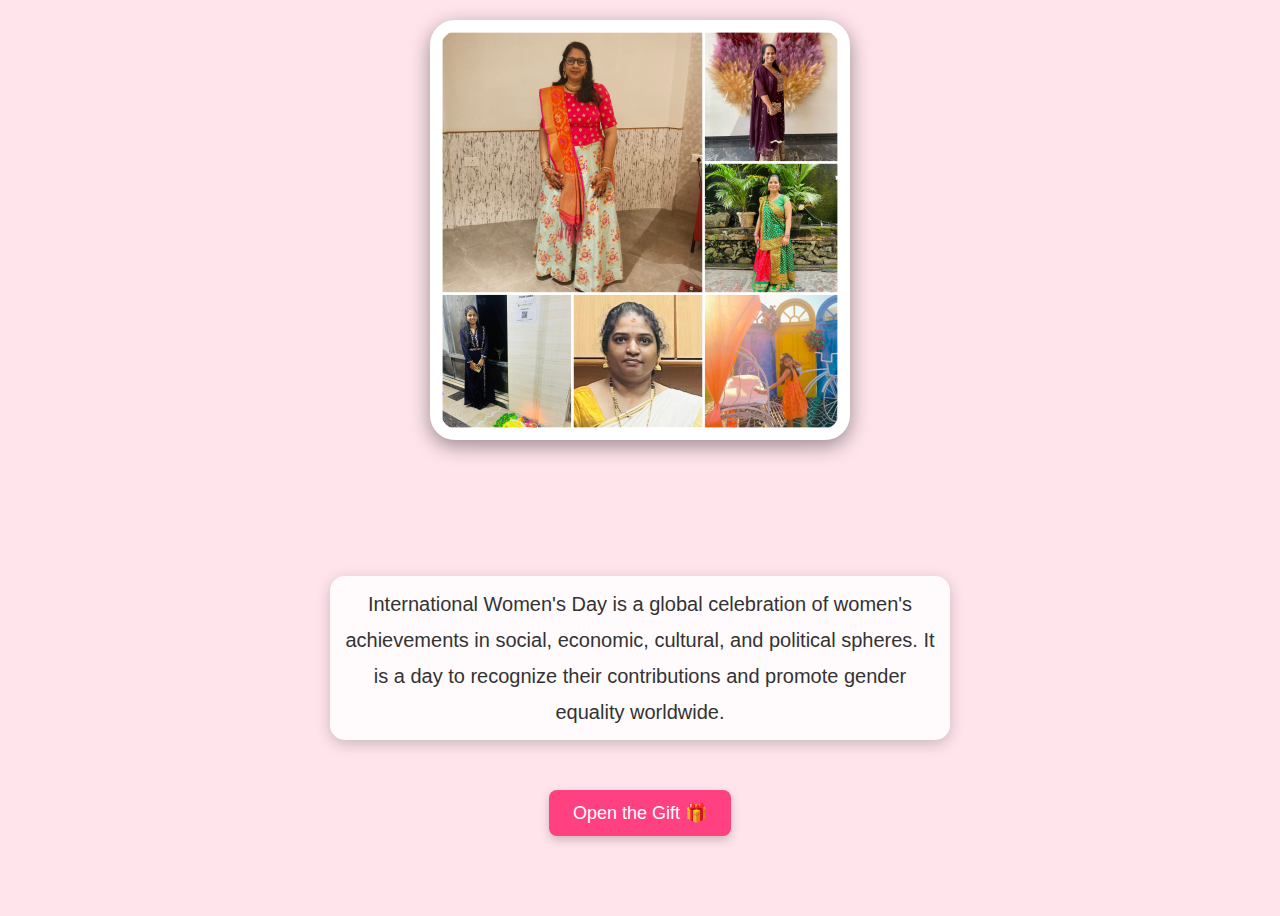
<file: index.html>
<!DOCTYPE html>
<html lang="en">
<head>
    <meta charset="UTF-8">
    <meta name="viewport" content="width=device-width, initial-scale=1.0">
    <title>Happy Women's Day</title>
    <link rel="stylesheet" href="style.css">
</head>
<body>

    <div class="balloon-container"></div>

    <!-- 🎀 Added Image Here -->

    <!-- 🎀 Fixed Image Placement -->
    <div class="main-image-container">
        <img src="images/merged.jpeg" alt="Women's Day Celebration" class="main-image">
    </div>


    <section class="gift-section">
        <h1 class="womens-day-text">Happy Women's Day!</h1>
        <p class="description">
            International Women's Day is a global celebration of women's achievements in social, economic, cultural, and political spheres.
            It is a day to recognize their contributions and promote gender equality worldwide.
        </p>
        
        <div class="button-container">
            <button class="next-page" id="openGift">Open the Gift 🎁</button>
        </div>
    </section>

    <script src="script.js"></script>
</body>
</html>
</file>
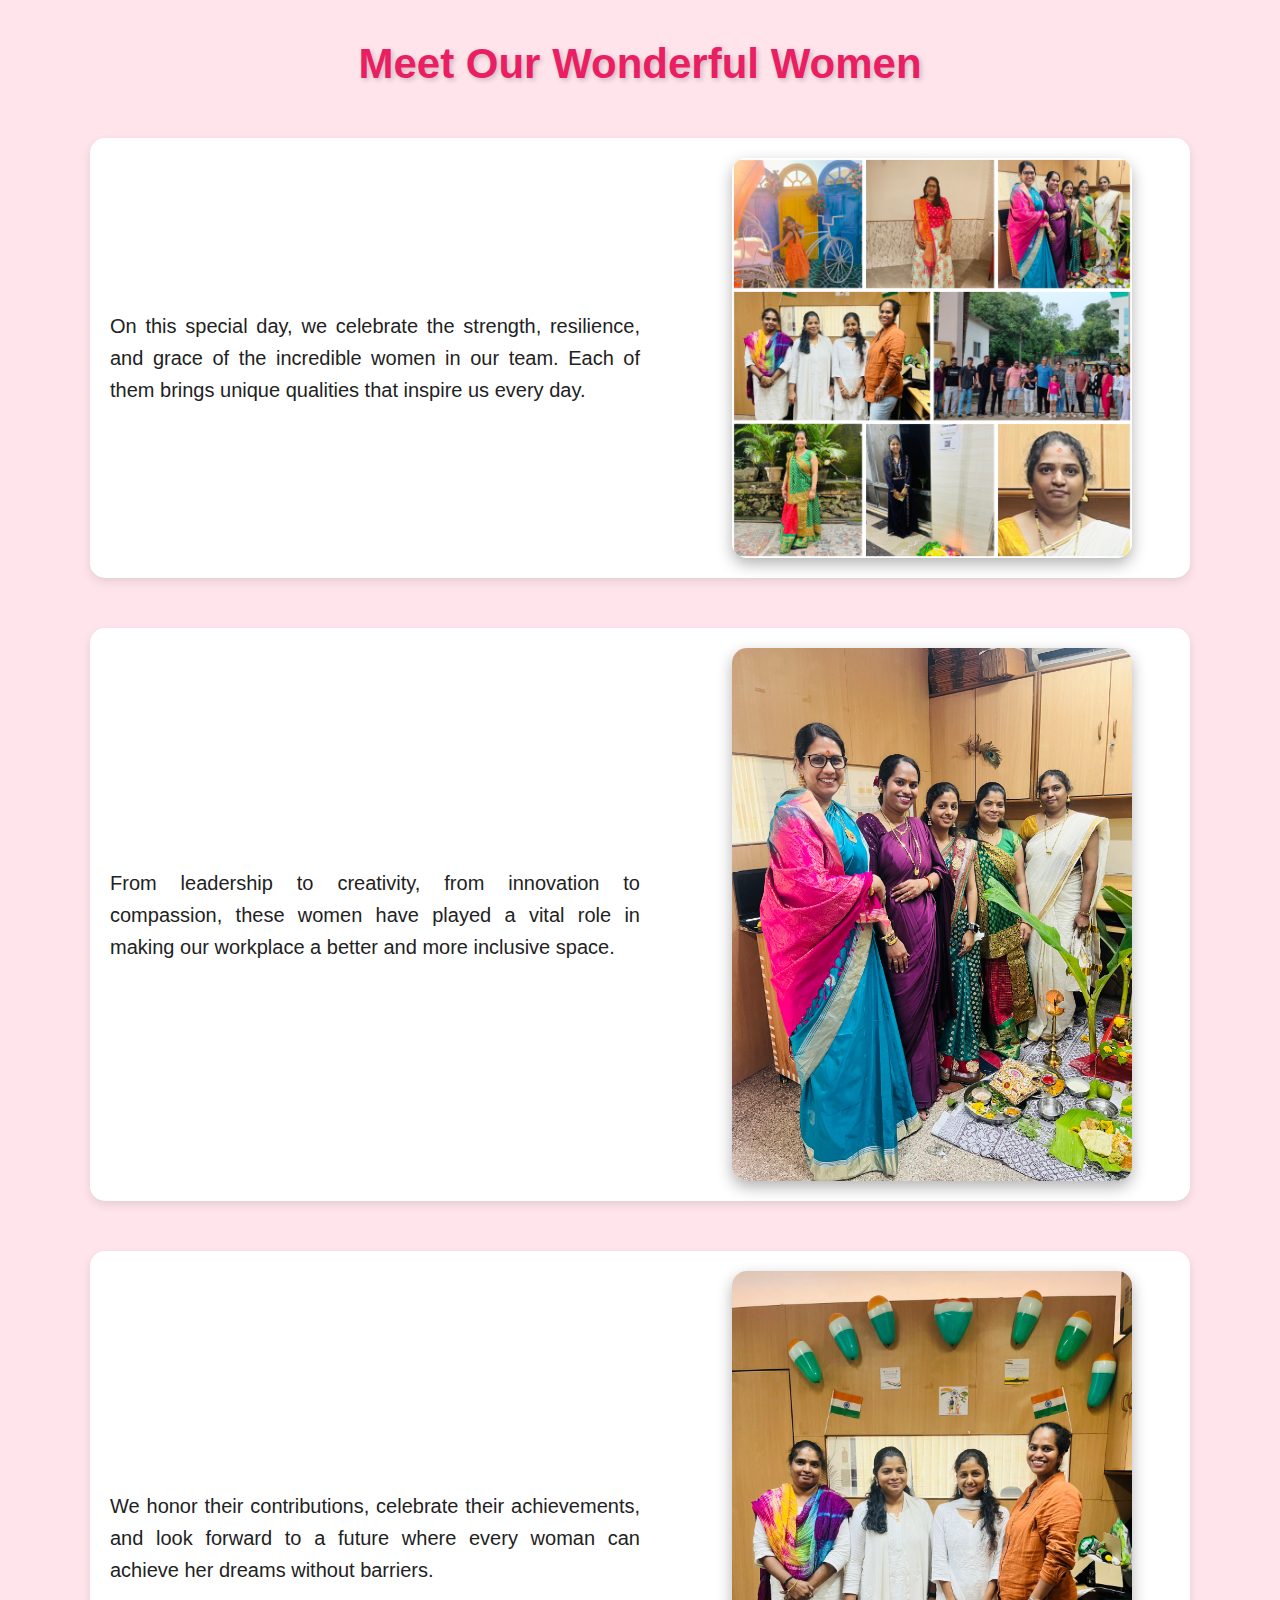
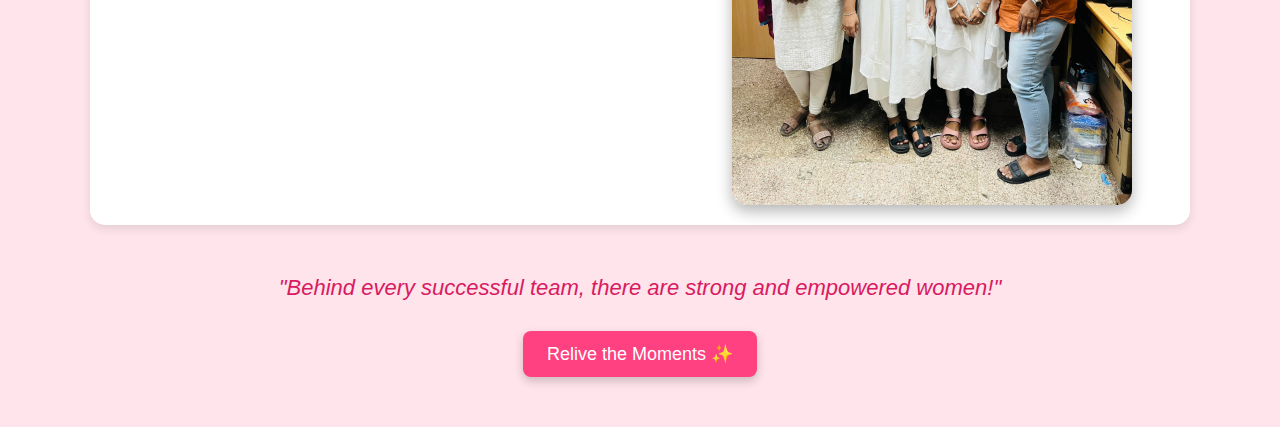
<file: about.html>
<!DOCTYPE html>
<html lang="en">
<head>
    <meta charset="UTF-8">
    <meta name="viewport" content="width=device-width, initial-scale=1.0">
    <title>About - Women's Day</title>
    <link rel="stylesheet" href="style.css">
</head>
<body>

    <div class="about-container">
        <h1 class="animated-heading">Meet Our Wonderful Women</h1>

        <div class="about-section">
            <div class="about-image">
                <img src="images/main_img.JPEG" alt="Inspiring Woman">
            </div>
            <div class="about-text">
                <p>On this special day, we celebrate the strength, resilience, and grace of the incredible women in our team. Each of them brings unique qualities that inspire us every day.</p>
            </div>
        </div>

        <div class="about-section reverse">
            <div class="about-text">
                <p>From leadership to creativity, from innovation to compassion, these women have played a vital role in making our workplace a better and more inclusive space.</p>
            </div>
            <div class="about-image">
                <img src="images/group_pic.jpeg" alt="Empowering Woman">
            </div>
        </div>

        <div class="about-section">
            <div class="about-image">
                <img src="images/group1.jpeg" alt="Strong Woman">
            </div>
            <div class="about-text">
                <p>We honor their contributions, celebrate their achievements, and look forward to a future where every woman can achieve her dreams without barriers.</p>
            </div>
        </div>

        <p class="animated-text">"Behind every successful team, there are strong and empowered women!"</p>

        <div class="button-container">
            <button class="next-page" id="reliveMoments">Relive the Moments ✨</button>
        </div>
    </div>

    <script src="script.js"></script>
</body>
</html>
</file>
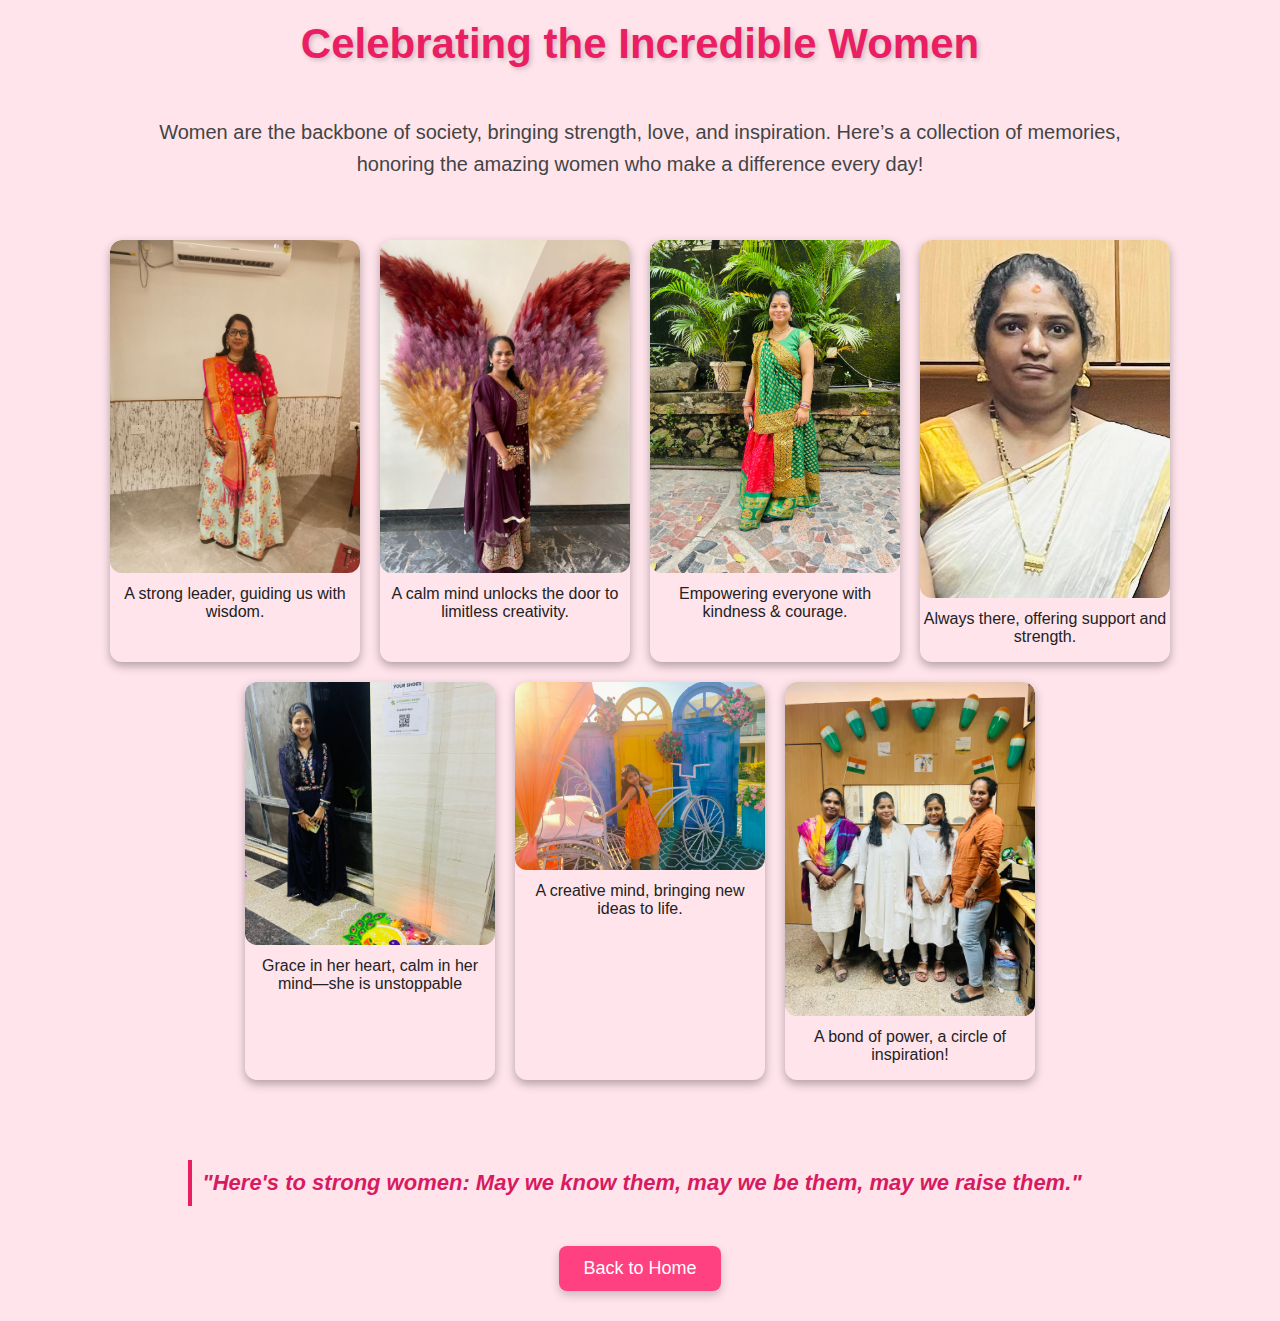
<file: gallery.html>
<!DOCTYPE html>
<html lang="en">
<head>
    <meta charset="UTF-8">
    <meta name="viewport" content="width=device-width, initial-scale=1.0">
    <title>Gallery - Women's Day</title>
    <link rel="stylesheet" href="style.css">
</head>
<body>

    <h1 class="gallery-title">Celebrating the Incredible Women</h1>
    <p class="gallery-description">
        Women are the backbone of society, bringing strength, love, and inspiration. 
        Here’s a collection of memories, honoring the amazing women who make a difference every day!
    </p>

    <div class="gallery-container">
        <div class="gallery-item">
            <img src="images/Maam.jpeg" alt="Leader Woman">
            <p class="gallery-caption">A strong leader, guiding us with wisdom.</p>
        </div>
        <div class="gallery-item">
            <img src="images/pic1.jpeg" alt="Leader Woman">
            <p class="gallery-caption">A calm mind unlocks the door to limitless creativity.</p>
        </div>
        <div class="gallery-item">
            <img src="images/shobha_maam.jpeg" alt="Empowering Woman">
            <p class="gallery-caption">Empowering everyone with kindness & courage.</p>
        </div>
        <div class="gallery-item">
            <img src="images/sangeeta.jpeg" alt="Creative Woman">
            <p class="gallery-caption">Always there, offering support and strength.</p>
        </div>
        <div class="gallery-item">
            <img src="images/ranjita_maam.jpeg" alt="Supportive Woman">
            <p class="gallery-caption">Grace in her heart, calm in her mind—she is unstoppable</p>
        </div>
        
        <div class="gallery-item">
            <img src="images/child.jpeg" alt="Leader Woman">
            <p class="gallery-caption">A creative mind, bringing new ideas to life.</p>
        </div>
        <div class="gallery-item">
            <img src="images/group1.jpeg" alt="Leader Woman">
            <p class="gallery-caption">A bond of power, a circle of inspiration!</p>
        </div>
    </div>

    <p class="quote">"Here's to strong women: May we know them, may we be them, may we raise them."</p>

    <button class="next-page" id="backHome">Back to Home</button>

    <script src="script.js"></script>
</body>
</html>
</file>
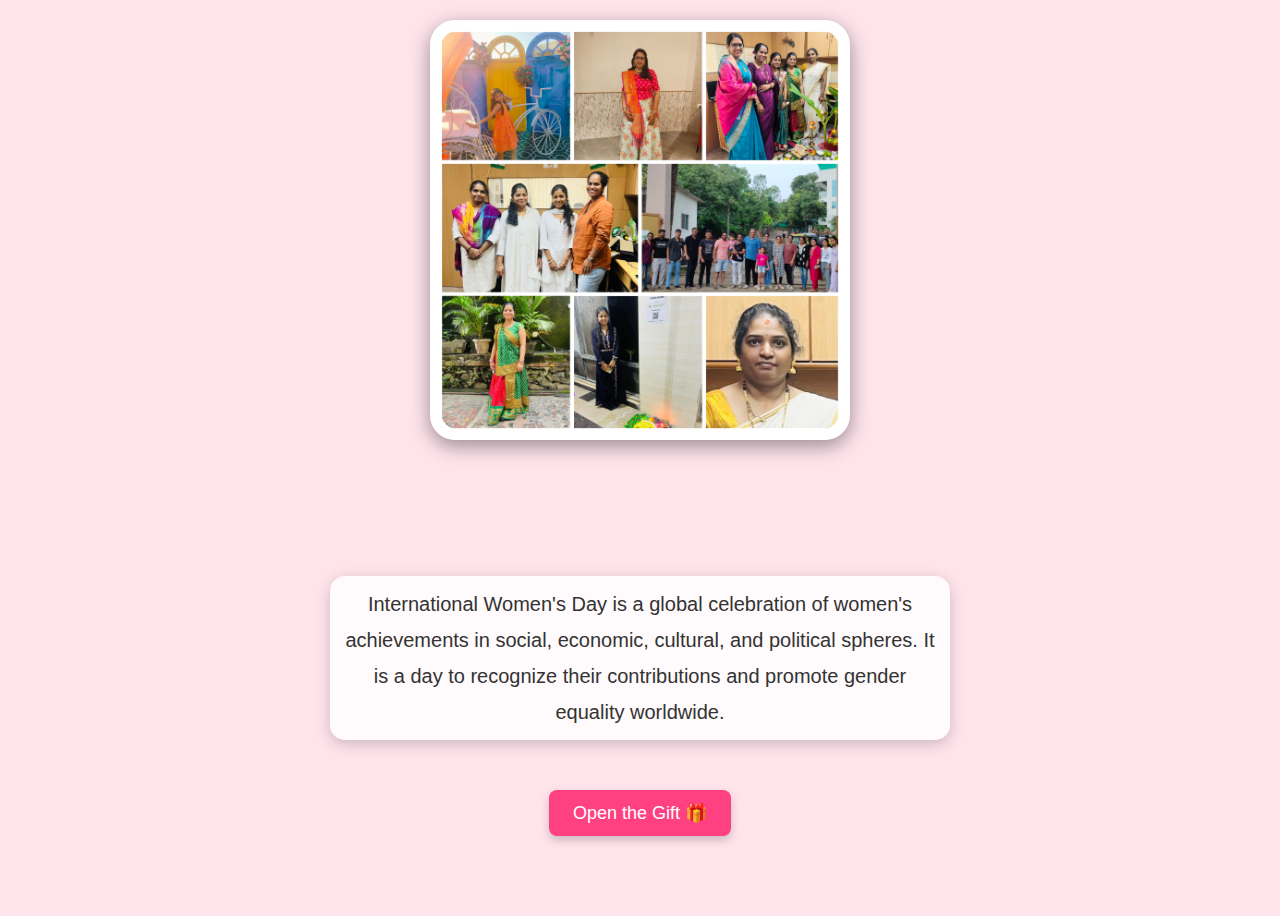
<file: home.html>
<!DOCTYPE html>
<html lang="en">
<head>
    <meta charset="UTF-8">
    <meta name="viewport" content="width=device-width, initial-scale=1.0">
    <title>Happy Women's Day</title>
    <link rel="stylesheet" href="style.css">
</head>
<body>

    <div class="balloon-container"></div>

    <!-- 🎀 Added Image Here -->

    <!-- 🎀 Fixed Image Placement -->
    <div class="main-image-container">
        <img src="images/main_img.JPEG" alt="Women's Day Celebration" class="main-image">
    </div>


    <section class="gift-section">
        <h1 class="womens-day-text">Happy Women's Day!</h1>
        <p class="description">
            International Women's Day is a global celebration of women's achievements in social, economic, cultural, and political spheres.
            It is a day to recognize their contributions and promote gender equality worldwide.
        </p>
        
        <div class="button-container">
            <button class="next-page" id="openGift">Open the Gift 🎁</button>
        </div>
    </section>

    <script src="script.js"></script>
</body>
</html>
</file>
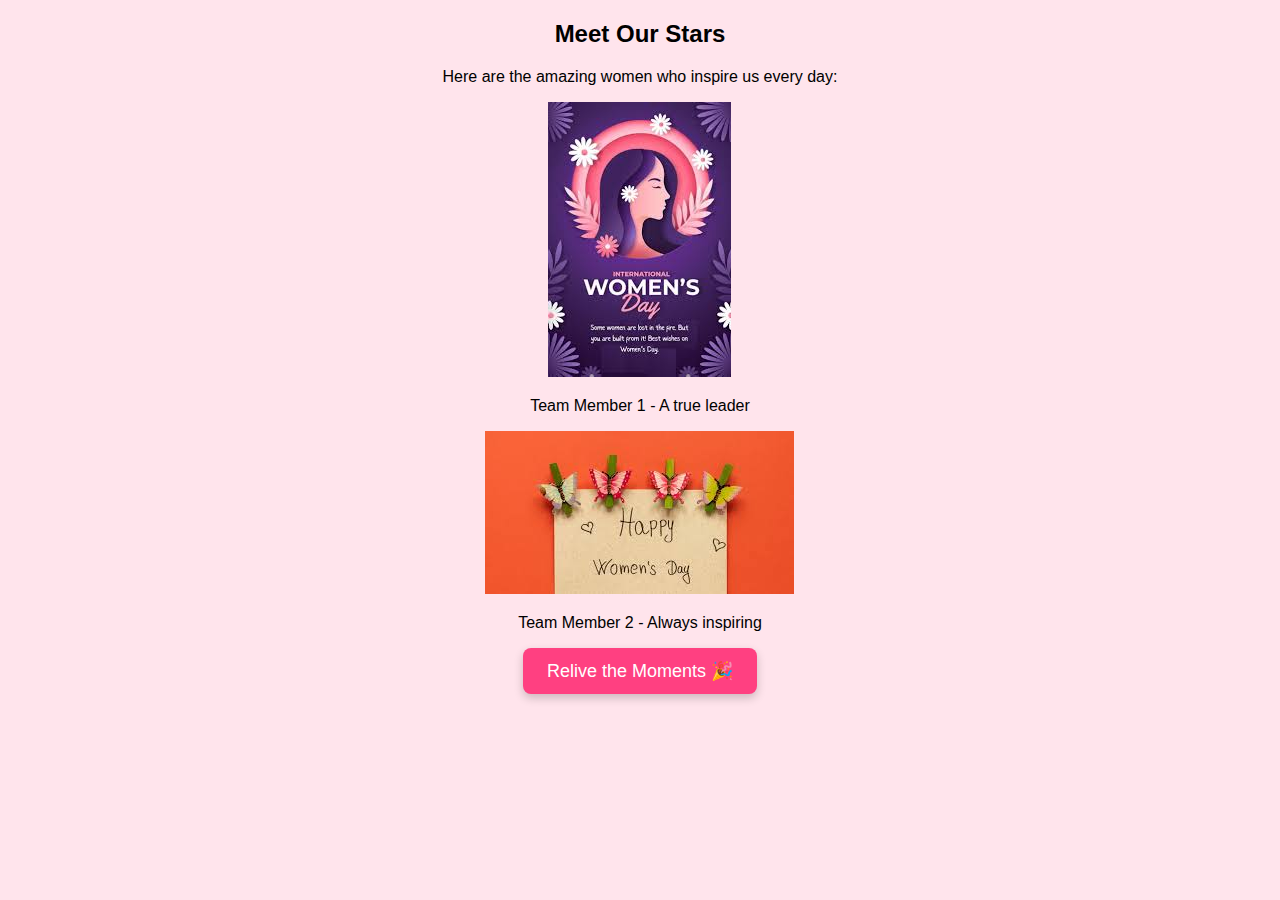
<file: team.html>
<!DOCTYPE html>
<html lang="en">
<head>
    <meta charset="UTF-8">
    <meta name="viewport" content="width=device-width, initial-scale=1.0">
    <title>Our Team</title>
    <link rel="stylesheet" href="style.css">
</head>
<body>

    <section id="team">
        <h2>Meet Our Stars</h2>
        <p>Here are the amazing women who inspire us every day:</p>

        <div class="team-member">
            <img src="images/3.jpg" alt="Team Member 1">
            <p>Team Member 1 - A true leader</p>
        </div>

        <div class="team-member">
            <img src="images/2.jpg" alt="Team Member 2">
            <p>Team Member 2 - Always inspiring</p>
        </div>

        <button class="next-page" id="reliveMoments">Relive the Moments 🎉</button>
    </section>

    <script src="script.js"></script>
</body>
</html>
</file>
<file: style.css>
body {
    font-family: Arial, sans-serif;
    text-align: center;
    background-color: #ffe4ec;
    margin: 0;
    padding: 0;
    display: flex;
    flex-direction: column;
    align-items: center;
    justify-content: flex-start;
    min-height: 100vh;
    overflow-x: hidden;
}

/* Balloon Animation */
.balloon-container {
    position: absolute;
    width: 100%;
    height: 100vh;
    overflow: hidden;
    z-index: -1;
}

.balloon {
    position: absolute;
    bottom: -10%;
    width: 40px;
    height: 50px;
    background-color: pink;
    border-radius: 50%;
    opacity: 0.7;
    animation: floatBalloon linear infinite;
}

@keyframes floatBalloon {
    0% { transform: translateY(0); opacity: 0.7; }
    100% { transform: translateY(-120vh); opacity: 0; }
}

/* Enhanced Image Animation */
.main-image-container {
    position: relative;
    margin-top: 20px;
    width: 90%;
    max-width: 400px;
    height: auto;
    border: 10px solid white;
    border-radius: 25px;
    box-shadow: 0px 6px 20px rgba(0, 0, 0, 0.4);
    background-color: white;
    display: flex;
    align-items: center;
    justify-content: center;
    overflow: hidden;
    animation: popIn 1.5s ease-in-out;
}

.main-image {
    width: 100%;
    height: auto;
    object-fit: cover;
    border-radius: 20px;
    transition: transform 0.5s ease-in-out;
}

.main-image:hover {
    transform: scale(1.1) rotate(5deg);
}

@keyframes popIn {
    0% {
        transform: scale(0.5);
        opacity: 0;
    }
    100% {
        transform: scale(1);
        opacity: 1;
    }
}

/* Section Styles */
.gift-section {
    display: flex;
    flex-direction: column;
    align-items: center;
    justify-content: center;
    width: 90%;
    max-width: 800px;
    margin-top: 20px;
    padding-bottom: 50px;
}

/* Typewriter Effect for "Happy Women's Day!" */
.womens-day-text {
    font-size: 42px;
    font-weight: bold;
    color: #e91e63;
    margin-top: 20px;
    text-shadow: 2px 2px 10px rgba(0, 0, 0, 0.3);
    white-space: nowrap;
    overflow: hidden;
    width: 0;
    animation: typing 3s steps(20, end) forwards;
}

@keyframes typing {
    from { width: 0; }
    to { width: 100%; }
}

/* Paragraph Styling (No Animation) */
.description {
    font-size: 20px;
    color: #333;
    max-width: 600px;
    line-height: 1.8;
    text-align: center;
    padding: 10px;
    background: rgba(255, 255, 255, 0.8);
    border-radius: 15px;
    box-shadow: 0px 4px 15px rgba(0, 0, 0, 0.2);
}

/* Button Styles */
.button-container {
    margin-top: 20px;
}

.next-page {
    background-color: #ff4081;
    color: white;
    border: none;
    padding: 12px 24px;
    font-size: 18px;
    border-radius: 5px;
    cursor: pointer;
    transition: 0.3s ease-in-out;
    box-shadow: 0px 4px 10px rgba(0, 0, 0, 0.2);
}

.next-page:hover {
    background-color: #e91e63;
    transform: scale(1.05);
    box-shadow: 0px 6px 15px rgba(0, 0, 0, 0.3);
}

/* Responsive Styles */
@media screen and (max-width: 768px) {
    .womens-day-text {
        font-size: 32px;
    }

    .description {
        font-size: 16px;
    }

    .next-page {
        font-size: 16px;
        padding: 10px 20px;
    }
}

/* About Page Styles */
/* About Page Styles */
/* About Page Styles */
/* 🌸 General Styling */
body {
    font-family: 'Arial', sans-serif;
    text-align: center;
    background-color: #ffe4ec;
    margin: 0;
    padding: 0;
}

/* 🏆 Animated Heading */
.animated-heading {
    font-size: 42px;
    font-weight: bold;
    color: #e91e63;
    margin-top: 20px;
    text-shadow: 2px 2px 5px rgba(0, 0, 0, 0.2);
    animation: fadeIn 1.5s ease-in-out;
}

@keyframes fadeIn {
    0% { opacity: 0; transform: translateY(-20px); }
    100% { opacity: 1; transform: translateY(0); }
}

/* 📌 About Section */
.about-container {
    max-width: 1100px;
    margin: auto;
    padding: 20px;
}

/* 🔄 Alternate Layout */
.about-section {
    display: flex;
    align-items: center;
    justify-content: space-between;
    gap: 30px;
    margin: 50px 0;
    padding: 20px;
    border-radius: 15px;
    background: #fff;
    box-shadow: 0 4px 10px rgba(0, 0, 0, 0.1);
    animation: slideIn 1.2s ease-in-out;
    transition: transform 0.3s ease-in-out;
}

/* 🔄 Alternate Left-Right Layout */
.about-section:nth-child(odd) {
    flex-direction: row;
}

.about-section:nth-child(even) {
    flex-direction: row-reverse;
}

/* 🖼 Image Styling */
.about-image {
    width: 45%;
    display: flex;
    justify-content: center;
    align-items: center;
}

.about-image img {
    width: 100%;
    max-width: 400px;
    border-radius: 15px;
    box-shadow: 0px 6px 15px rgba(0, 0, 0, 0.3);
    transition: transform 0.3s ease-in-out, filter 0.3s ease-in-out;
}

/* 🏆 Image Hover Effect */
.about-image img:hover {
    transform: scale(1.05);
    filter: brightness(1.1);
}

/* 📜 Text Styling */
.about-text {
    width: 50%;
    font-size: 20px;
    color: #222;
    text-align: justify;
    font-weight: 500;
    line-height: 1.6;
    animation: fadeInText 1.5s ease-in-out;
}

@keyframes fadeInText {
    0% { opacity: 0; transform: translateX(-50px); }
    100% { opacity: 1; transform: translateX(0); }
}

/* 🎇 On Hover Effect */
.about-section:hover {
    transform: scale(1.02);
}

/* ✨ Quote */
.animated-text {
    font-size: 22px;
    font-style: italic;
    color: #d81b60;
    margin-top: 40px;
    animation: fadeIn 2s ease-in-out;
}

/* 🎀 Button Styling */
.button-container {
    margin-top: 30px;
}

.next-page {
    background-color: #ff4081;
    color: white;
    border: none;
    padding: 12px 24px;
    font-size: 18px;
    border-radius: 8px;
    cursor: pointer;
    transition: 0.3s ease-in-out;
}

.next-page:hover {
    background-color: #e91e63;
    transform: scale(1.05);
}

/* 🌍 Responsive Design */
@media screen and (max-width: 768px) {
    .animated-heading {
        font-size: 32px;
    }

    .about-container {
        padding: 10px;
    }

    .about-section {
        flex-direction: column !important;
        text-align: center;
        padding: 15px;
        gap: 15px;
    }

    .about-image, .about-text {
        width: 100%;
    }

    .about-text {
        font-size: 18px;
    }

    .animated-text {
        font-size: 18px;
    }

    .next-page {
        font-size: 16px;
        padding: 10px 20px;
    }
}

@media screen and (max-width: 480px) {
    .animated-heading {
        font-size: 28px;
    }

    .about-text {
        font-size: 16px;
    }

    .animated-text {
        font-size: 16px;
    }

    .next-page {
        font-size: 14px;
        padding: 8px 16px;
    }
}

/* 🎀 Gallery Title */
.gallery-title {
    font-size: 42px;
    font-weight: bold;
    color: #e91e63;
    margin-top: 20px;
    text-shadow: 2px 2px 5px rgba(0, 0, 0, 0.2);
}

/* 📜 Responsive Gallery Description */
.gallery-description {
    font-size: 20px;
    color: #444;
    max-width: 80%;
    margin: 20px auto;
    line-height: 1.6;
}

/* 📸 Gallery Styles */
.gallery-container {
    display: flex;
    flex-wrap: wrap;
    justify-content: center;
    gap: 20px;
    padding: 40px;
    position: relative;
    z-index: 1;
}

.gallery-item {
    width: 250px;
    height: auto;
    position: relative;
    overflow: hidden;
    text-align: center;
    transition: transform 0.3s ease-in-out;
    border-radius: 12px;
    box-shadow: 0px 4px 10px rgba(0, 0, 0, 0.3);
}

/* ✨ Image Animation Effects */
.gallery-item img {
    width: 100%;
    height: auto;
    object-fit: contain; /* 🟢 Image as it is, No Crop */
    border-radius: 12px;
    transition: transform 0.5s ease-in-out, filter 0.3s ease;
    animation: fadeInScale 1.5s ease-in-out;
}

/* 🌟 Animation Keyframes */
@keyframes fadeInScale {
    from {
        opacity: 0;
        transform: scale(0.8);
    }
    to {
        opacity: 1;
        transform: scale(1);
    }
}

/* 🌟 Hover Effects */
.gallery-item:hover img {
    transform: scale(1.05);
    filter: brightness(1.1);
}

/* 📌 Gallery Captions */
.gallery-caption {
    font-size: 16px;
    color: #222;
    margin-top: 8px;
    font-weight: 500;
}

/* 🖋️ Quote Section */
.quote {
    font-size: 22px;
    font-weight: bold;
    font-style: italic;
    color: #d81b60;
    margin: 40px 10px;
    max-width: 80%;
    padding: 10px;
    border-left: 4px solid #e91e63;
    display: inline-block;
}

/* 🎀 Button */
.next-page {
    background-color: #ff4081;
    color: white;
    border: none;
    padding: 12px 24px;
    font-size: 18px;
    border-radius: 8px;
    cursor: pointer;
    transition: 0.3s ease-in-out;
    margin-bottom: 30px;
}

.next-page:hover {
    background-color: #e91e63;
}

/* 📱 Responsive Adjustments */
@media screen and (max-width: 768px) {
    .gallery-title {
        font-size: 32px;
    }

    .gallery-description {
        font-size: 18px;
        max-width: 90%;
    }

    .gallery-item {
        width: 90%;
    }

    .gallery-caption {
        font-size: 14px;
    }

    .quote {
        font-size: 18px;
        max-width: 90%;
    }

    .next-page {
        font-size: 16px;
        padding: 10px 20px;
    }
}

@media screen and (max-width: 480px) {
    .gallery-title {
        font-size: 28px;
    }

    .gallery-description {
        font-size: 16px;
    }

    .gallery-item {
        width: 100%;
    }

    .gallery-caption {
        font-size: 12px;
    }

    .quote {
        font-size: 16px;
    }

    .next-page {
        font-size: 14px;
        padding: 8px 16px;
    }
}
</file>
